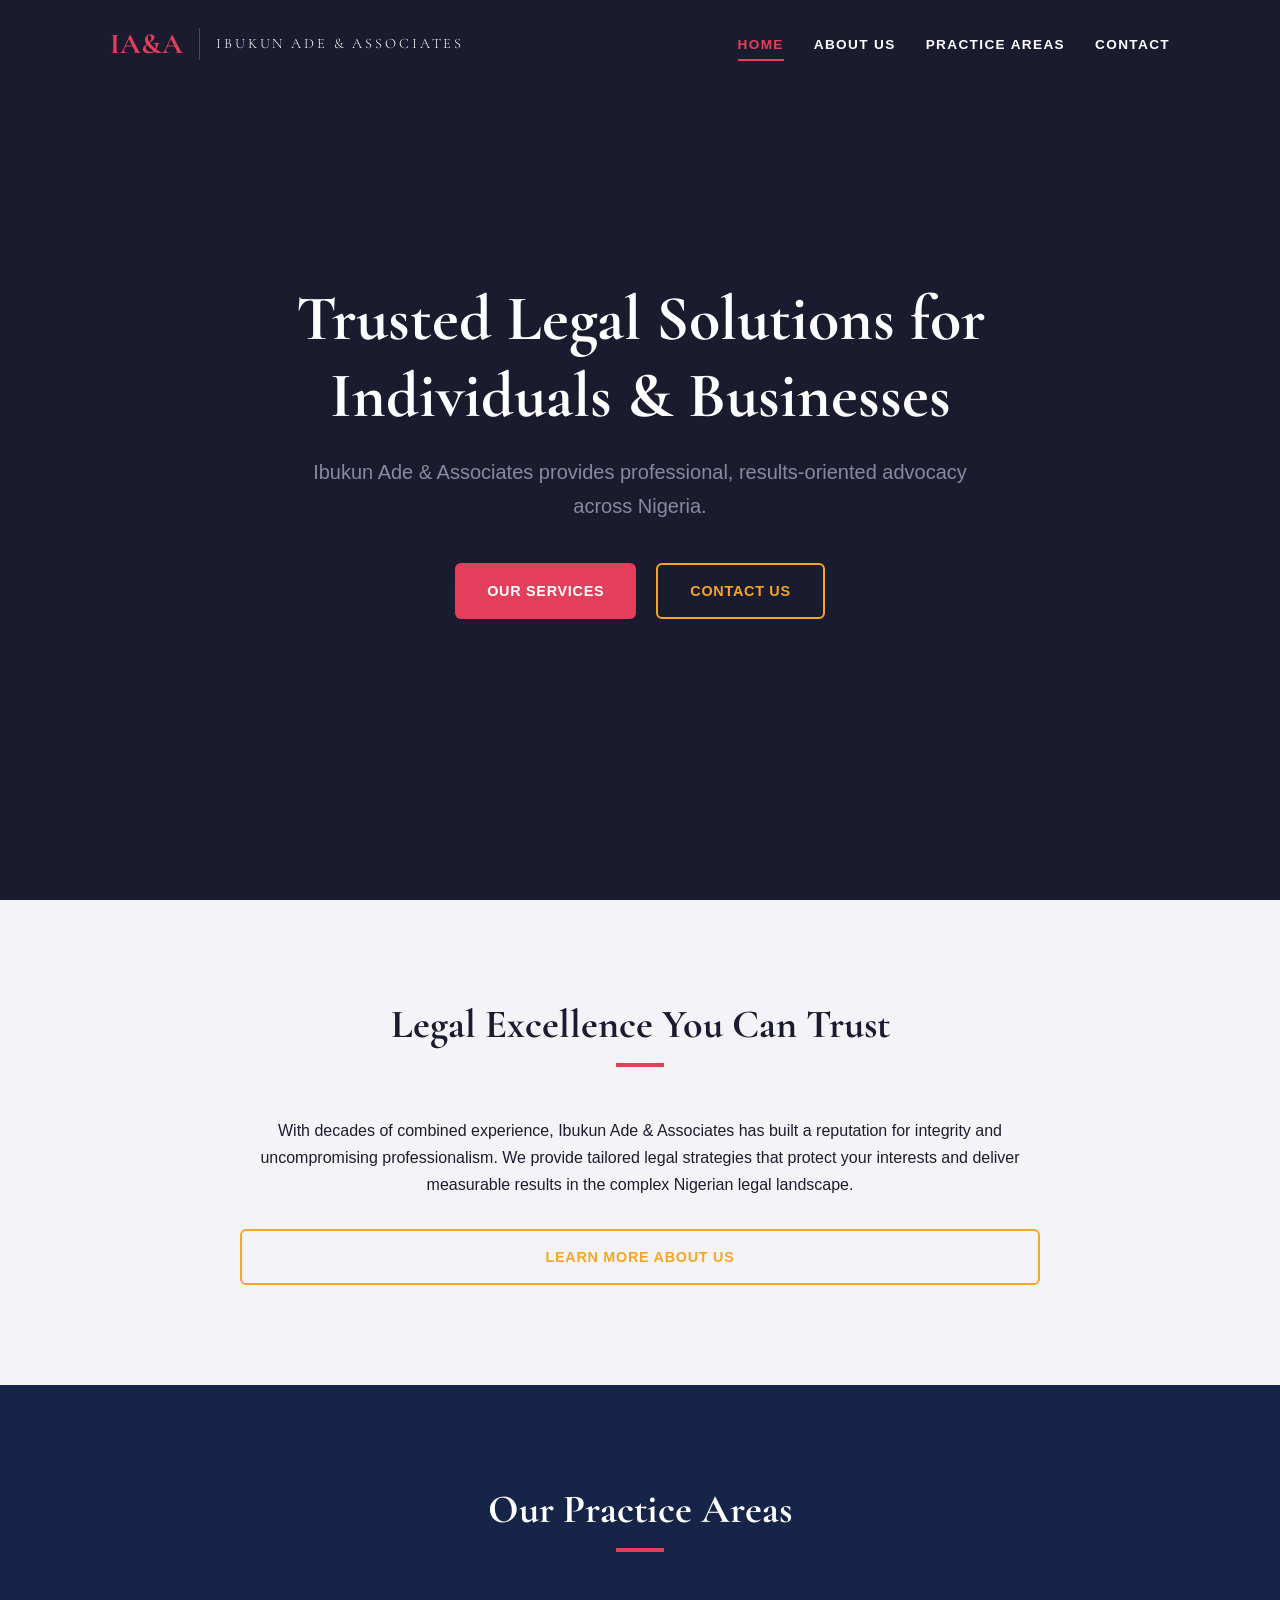
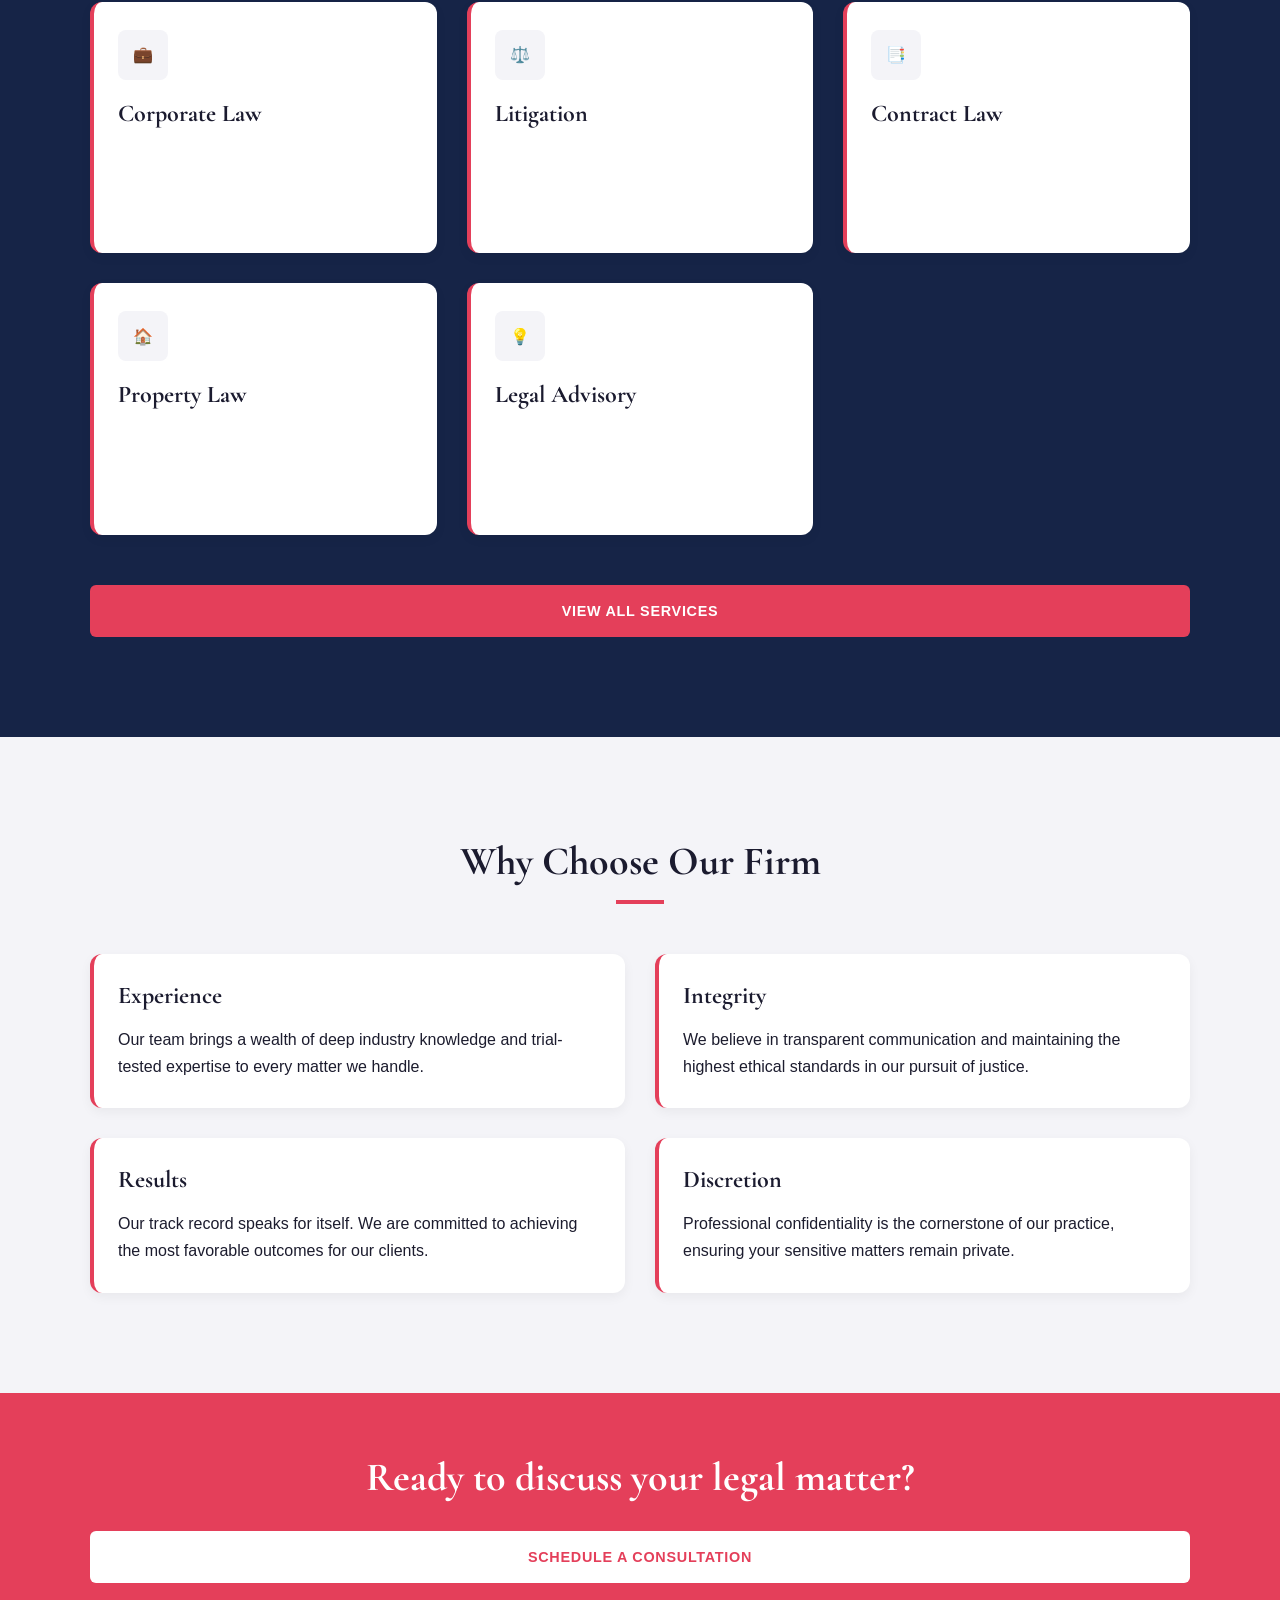
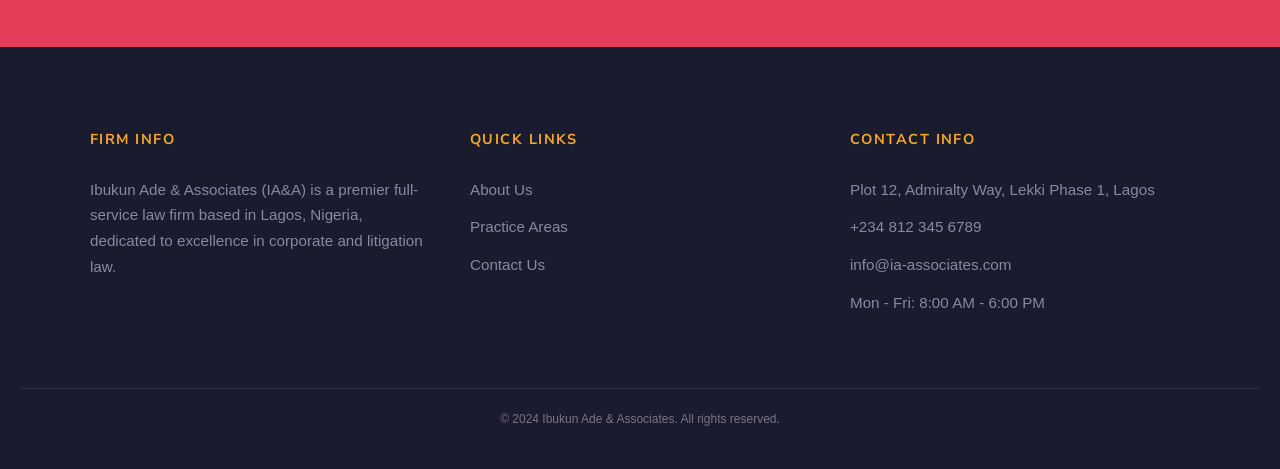
<file: index.html>
<!-- index.html -->
<!DOCTYPE html>
<html lang="en">
<head>
  <meta charset="UTF-8">
  <meta name="viewport" content="width=device-width, initial-scale=1.0">
  <title>Ibukun Ade & Associates | Corporate & Litigation Lawyers</title>
  <!-- Google Fonts -->
  <link rel="preconnect" href="https://fonts.googleapis.com">
  <link rel="preconnect" href="https://fonts.gstatic.com" crossorigin>
  <link href="https://fonts.googleapis.com/css2?family=Cormorant+Garamond:wght@600;700&family=Nunito+Sans:wght@300;400;600;700&display=swap" rel="stylesheet">
  <link rel="stylesheet" href="./style.css">
</head>
<body>

  <!-- === NAVBAR === -->
  <header class="navbar">
    <div class="nav-container">
      <a href="./index.html" class="logo">
        <span class="logo-mark">IA&A</span>
        <div class="logo-separator"></div>
        <span class="logo-text">Ibukun Ade & Associates</span>
      </a>
      
      <nav class="nav-links">
        <a href="./index.html" class="nav-link">Home</a>
        <a href="./about.html" class="nav-link">About Us</a>
        <a href="./practice-areas.html" class="nav-link">Practice Areas</a>
        <a href="./contact.html" class="nav-link">Contact</a>
      </nav>

      <button class="mobile-toggle" aria-label="Toggle navigation">
        <span></span>
        <span></span>
        <span></span>
      </button>
    </div>
  </header>

  <!-- === MOBILE DRAWER === -->
  <aside class="nav-drawer">
    <nav class="drawer-links">
      <a href="./index.html" class="drawer-link">Home</a>
      <a href="./about.html" class="drawer-link">About Us</a>
      <a href="./practice-areas.html" class="drawer-link">Practice Areas</a>
      <a href="./contact.html" class="drawer-link">Contact</a>
    </nav>
  </aside>

  <main>
    <!-- === HERO SECTION === -->
    <section class="hero">
      <div class="hero-content">
        <h1 class="hero-title">Trusted Legal Solutions for Individuals & Businesses</h1>
        <p class="hero-tagline">Ibukun Ade & Associates provides professional, results-oriented advocacy across Nigeria.</p>
        <div class="hero-btns">
          <a href="./practice-areas.html" class="btn btn--primary">Our Services</a>
          <a href="./contact.html" class="btn btn--secondary">Contact Us</a>
        </div>
      </div>
    </section>

    <!-- === ABOUT PREVIEW === -->
    <section class="section">
      <div class="container" style="text-align: center; max-width: 800px;">
        <h2 class="section-title">Legal Excellence You Can Trust</h2>
        <p>With decades of combined experience, Ibukun Ade & Associates has built a reputation for integrity and uncompromising professionalism. We provide tailored legal strategies that protect your interests and deliver measurable results in the complex Nigerian legal landscape.</p>
        <div style="margin-top: 30px;">
          <a href="./about.html" class="btn btn--secondary">Learn More About Us</a>
        </div>
      </div>
    </section>

    <!-- === PRACTICE AREAS PREVIEW === -->
    <section class="section alt-section">
      <div class="container">
        <h2 class="section-title">Our Practice Areas</h2>
        <div class="grid practice-grid">
          <div class="card">
            <div class="card-icon">💼</div>
            <h3 class="card-title">Corporate Law</h3>
            <p>Strategic advisory for startups and established enterprises on compliance and governance.</p>
          </div>
          <div class="card">
            <div class="card-icon">⚖️</div>
            <h3 class="card-title">Litigation</h3>
            <p>Aggressive and effective representation in civil and commercial disputes across all courts.</p>
          </div>
          <div class="card">
            <div class="card-icon">📑</div>
            <h3 class="card-title">Contract Law</h3>
            <p>Precision drafting and review of commercial agreements to mitigate future legal risks.</p>
          </div>
          <div class="card">
            <div class="card-icon">🏠</div>
            <h3 class="card-title">Property Law</h3>
            <p>Expert guidance on real estate acquisitions, leasing, and land title documentation.</p>
          </div>
          <div class="card">
            <div class="card-icon">💡</div>
            <h3 class="card-title">Legal Advisory</h3>
            <p>Proactive legal counseling to navigate regulatory hurdles and strategic challenges.</p>
          </div>
        </div>
        <div style="text-align: center; margin-top: 50px;">
          <a href="./practice-areas.html" class="btn btn--primary">View All Services</a>
        </div>
      </div>
    </section>

    <!-- === WHY CHOOSE US === -->
    <section class="section">
      <div class="container">
        <h2 class="section-title">Why Choose Our Firm</h2>
        <div class="grid why-grid">
          <div class="card">
            <h3 class="card-title">Experience</h3>
            <p>Our team brings a wealth of deep industry knowledge and trial-tested expertise to every matter we handle.</p>
          </div>
          <div class="card">
            <h3 class="card-title">Integrity</h3>
            <p>We believe in transparent communication and maintaining the highest ethical standards in our pursuit of justice.</p>
          </div>
          <div class="card">
            <h3 class="card-title">Results</h3>
            <p>Our track record speaks for itself. We are committed to achieving the most favorable outcomes for our clients.</p>
          </div>
          <div class="card">
            <h3 class="card-title">Discretion</h3>
            <p>Professional confidentiality is the cornerstone of our practice, ensuring your sensitive matters remain private.</p>
          </div>
        </div>
      </div>
    </section>

    <!-- === CTA BANNER === -->
    <section class="cta-banner">
      <div class="container">
        <h2>Ready to discuss your legal matter?</h2>
        <a href="./contact.html" class="btn btn--primary" style="background-color: var(--color-text-light); color: var(--color-accent);">Schedule a Consultation</a>
      </div>
    </section>
  </main>

  <!-- === FOOTER === -->
  <footer class="footer">
    <div class="container footer-grid">
      <div class="footer-col">
        <h4>Firm Info</h4>
        <p>Ibukun Ade & Associates (IA&A) is a premier full-service law firm based in Lagos, Nigeria, dedicated to excellence in corporate and litigation law.</p>
      </div>
      <div class="footer-col">
        <h4>Quick Links</h4>
        <a href="./about.html">About Us</a>
        <a href="./practice-areas.html">Practice Areas</a>
        <a href="./contact.html">Contact Us</a>
      </div>
      <div class="footer-col">
        <h4>Contact Info</h4>
        <p>Plot 12, Admiralty Way, Lekki Phase 1, Lagos</p>
        <p>+234 812 345 6789</p>
        <p>info@ia-associates.com</p>
        <p>Mon - Fri: 8:00 AM - 6:00 PM</p>
      </div>
    </div>
    <div class="footer-bottom">
      <p>&copy; 2024 Ibukun Ade & Associates. All rights reserved.</p>
    </div>
  </footer>

  <!-- Scroll to top -->
  <div class="scroll-top"><span></span></div>

  <script src="./script.js"></script>
</body>
</html>
</file>
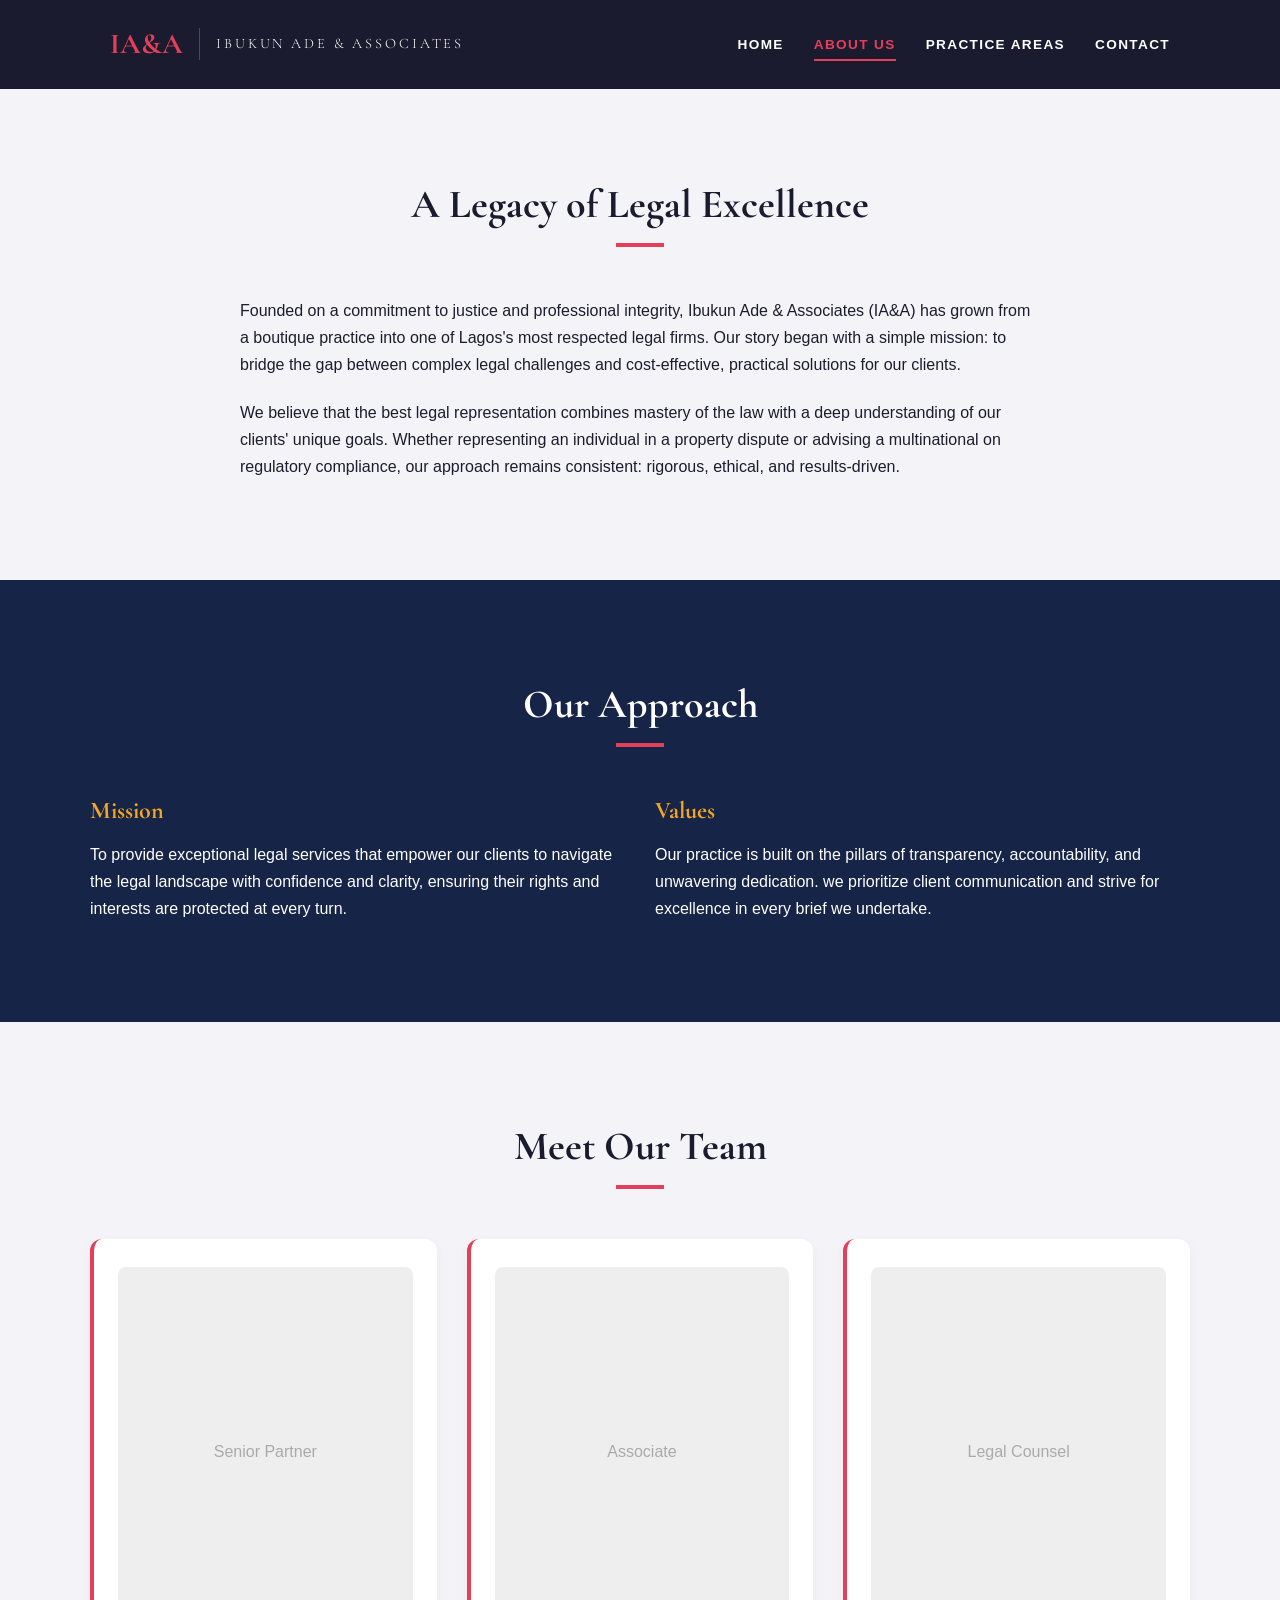
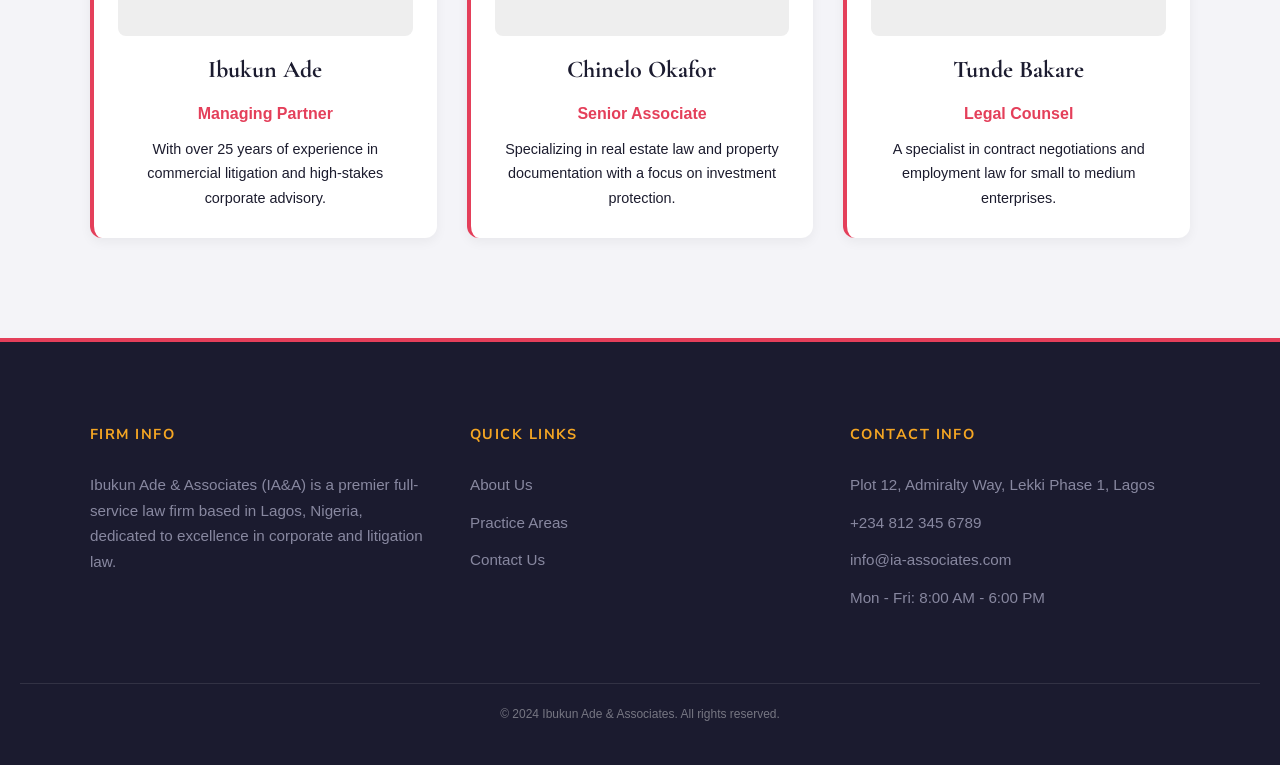
<file: about.html>
<!-- about.html -->
<!DOCTYPE html>
<html lang="en">
<head>
  <meta charset="UTF-8">
  <meta name="viewport" content="width=device-width, initial-scale=1.0">
  <title>About Us | Ibukun Ade & Associates</title>
  <!-- Google Fonts -->
  <link rel="preconnect" href="https://fonts.googleapis.com">
  <link rel="preconnect" href="https://fonts.gstatic.com" crossorigin>
  <link href="https://fonts.googleapis.com/css2?family=Cormorant+Garamond:wght@600;700&family=Nunito+Sans:wght@300;400;600;700&display=swap" rel="stylesheet">
  <link rel="stylesheet" href="./style.css">
</head>
<body>

  <!-- === NAVBAR === -->
  <header class="navbar navbar--scrolled">
    <div class="nav-container">
      <a href="./index.html" class="logo">
        <span class="logo-mark">IA&A</span>
        <div class="logo-separator"></div>
        <span class="logo-text">Ibukun Ade & Associates</span>
      </a>
      
      <nav class="nav-links">
        <a href="./index.html" class="nav-link">Home</a>
        <a href="./about.html" class="nav-link">About Us</a>
        <a href="./practice-areas.html" class="nav-link">Practice Areas</a>
        <a href="./contact.html" class="nav-link">Contact</a>
      </nav>

      <button class="mobile-toggle" aria-label="Toggle navigation">
        <span></span>
        <span></span>
        <span></span>
      </button>
    </div>
  </header>

  <!-- === MOBILE DRAWER === -->
  <aside class="nav-drawer">
    <nav class="drawer-links">
      <a href="./index.html" class="drawer-link">Home</a>
      <a href="./about.html" class="drawer-link">About Us</a>
      <a href="./practice-areas.html" class="drawer-link">Practice Areas</a>
      <a href="./contact.html" class="drawer-link">Contact</a>
    </nav>
  </aside>

  <main style="padding-top: 80px;">
    <!-- === ABOUT HEADER === -->
    <section class="section">
      <div class="container" style="max-width: 800px;">
        <h2 class="section-title">A Legacy of Legal Excellence</h2>
        <p>Founded on a commitment to justice and professional integrity, Ibukun Ade & Associates (IA&A) has grown from a boutique practice into one of Lagos's most respected legal firms. Our story began with a simple mission: to bridge the gap between complex legal challenges and cost-effective, practical solutions for our clients.</p>
        <p style="margin-top: 20px;">We believe that the best legal representation combines mastery of the law with a deep understanding of our clients' unique goals. Whether representing an individual in a property dispute or advising a multinational on regulatory compliance, our approach remains consistent: rigorous, ethical, and results-driven.</p>
      </div>
    </section>

    <!-- === MISSION & VALUES === -->
    <section class="section alt-section">
      <div class="container">
        <h2 class="section-title">Our Approach</h2>
        <div class="grid why-grid">
          <div>
            <h3 style="color: var(--color-accent-soft); margin-bottom: 15px;">Mission</h3>
            <p>To provide exceptional legal services that empower our clients to navigate the legal landscape with confidence and clarity, ensuring their rights and interests are protected at every turn.</p>
          </div>
          <div>
            <h3 style="color: var(--color-accent-soft); margin-bottom: 15px;">Values</h3>
            <p>Our practice is built on the pillars of transparency, accountability, and unwavering dedication. we prioritize client communication and strive for excellence in every brief we undertake.</p>
          </div>
        </div>
      </div>
    </section>

    <!-- === TEAM SECTION === -->
    <section class="section">
      <div class="container">
        <h2 class="section-title">Meet Our Team</h2>
        <div class="grid team-grid">
          <div class="card" style="text-align: center;">
            <div class="team-img">Senior Partner</div>
            <h3 class="card-title">Ibukun Ade</h3>
            <p style="color: var(--color-accent); font-weight: 600;">Managing Partner</p>
            <p style="margin-top: 10px; font-size: 0.9rem;">With over 25 years of experience in commercial litigation and high-stakes corporate advisory.</p>
          </div>
          <div class="card" style="text-align: center;">
            <div class="team-img">Associate</div>
            <h3 class="card-title">Chinelo Okafor</h3>
            <p style="color: var(--color-accent); font-weight: 600;">Senior Associate</p>
            <p style="margin-top: 10px; font-size: 0.9rem;">Specializing in real estate law and property documentation with a focus on investment protection.</p>
          </div>
          <div class="card" style="text-align: center;">
            <div class="team-img">Legal Counsel</div>
            <h3 class="card-title">Tunde Bakare</h3>
            <p style="color: var(--color-accent); font-weight: 600;">Legal Counsel</p>
            <p style="margin-top: 10px; font-size: 0.9rem;">A specialist in contract negotiations and employment law for small to medium enterprises.</p>
          </div>
        </div>
      </div>
    </section>
  </main>

  <!-- === FOOTER === -->
  <footer class="footer">
    <div class="container footer-grid">
      <div class="footer-col">
        <h4>Firm Info</h4>
        <p>Ibukun Ade & Associates (IA&A) is a premier full-service law firm based in Lagos, Nigeria, dedicated to excellence in corporate and litigation law.</p>
      </div>
      <div class="footer-col">
        <h4>Quick Links</h4>
        <a href="./about.html">About Us</a>
        <a href="./practice-areas.html">Practice Areas</a>
        <a href="./contact.html">Contact Us</a>
      </div>
      <div class="footer-col">
        <h4>Contact Info</h4>
        <p>Plot 12, Admiralty Way, Lekki Phase 1, Lagos</p>
        <p>+234 812 345 6789</p>
        <p>info@ia-associates.com</p>
        <p>Mon - Fri: 8:00 AM - 6:00 PM</p>
      </div>
    </div>
    <div class="footer-bottom">
      <p>&copy; 2024 Ibukun Ade & Associates. All rights reserved.</p>
    </div>
  </footer>

  <!-- Scroll to top -->
  <div class="scroll-top"><span></span></div>

  <script src="./script.js"></script>
</body>
</html>
</file>
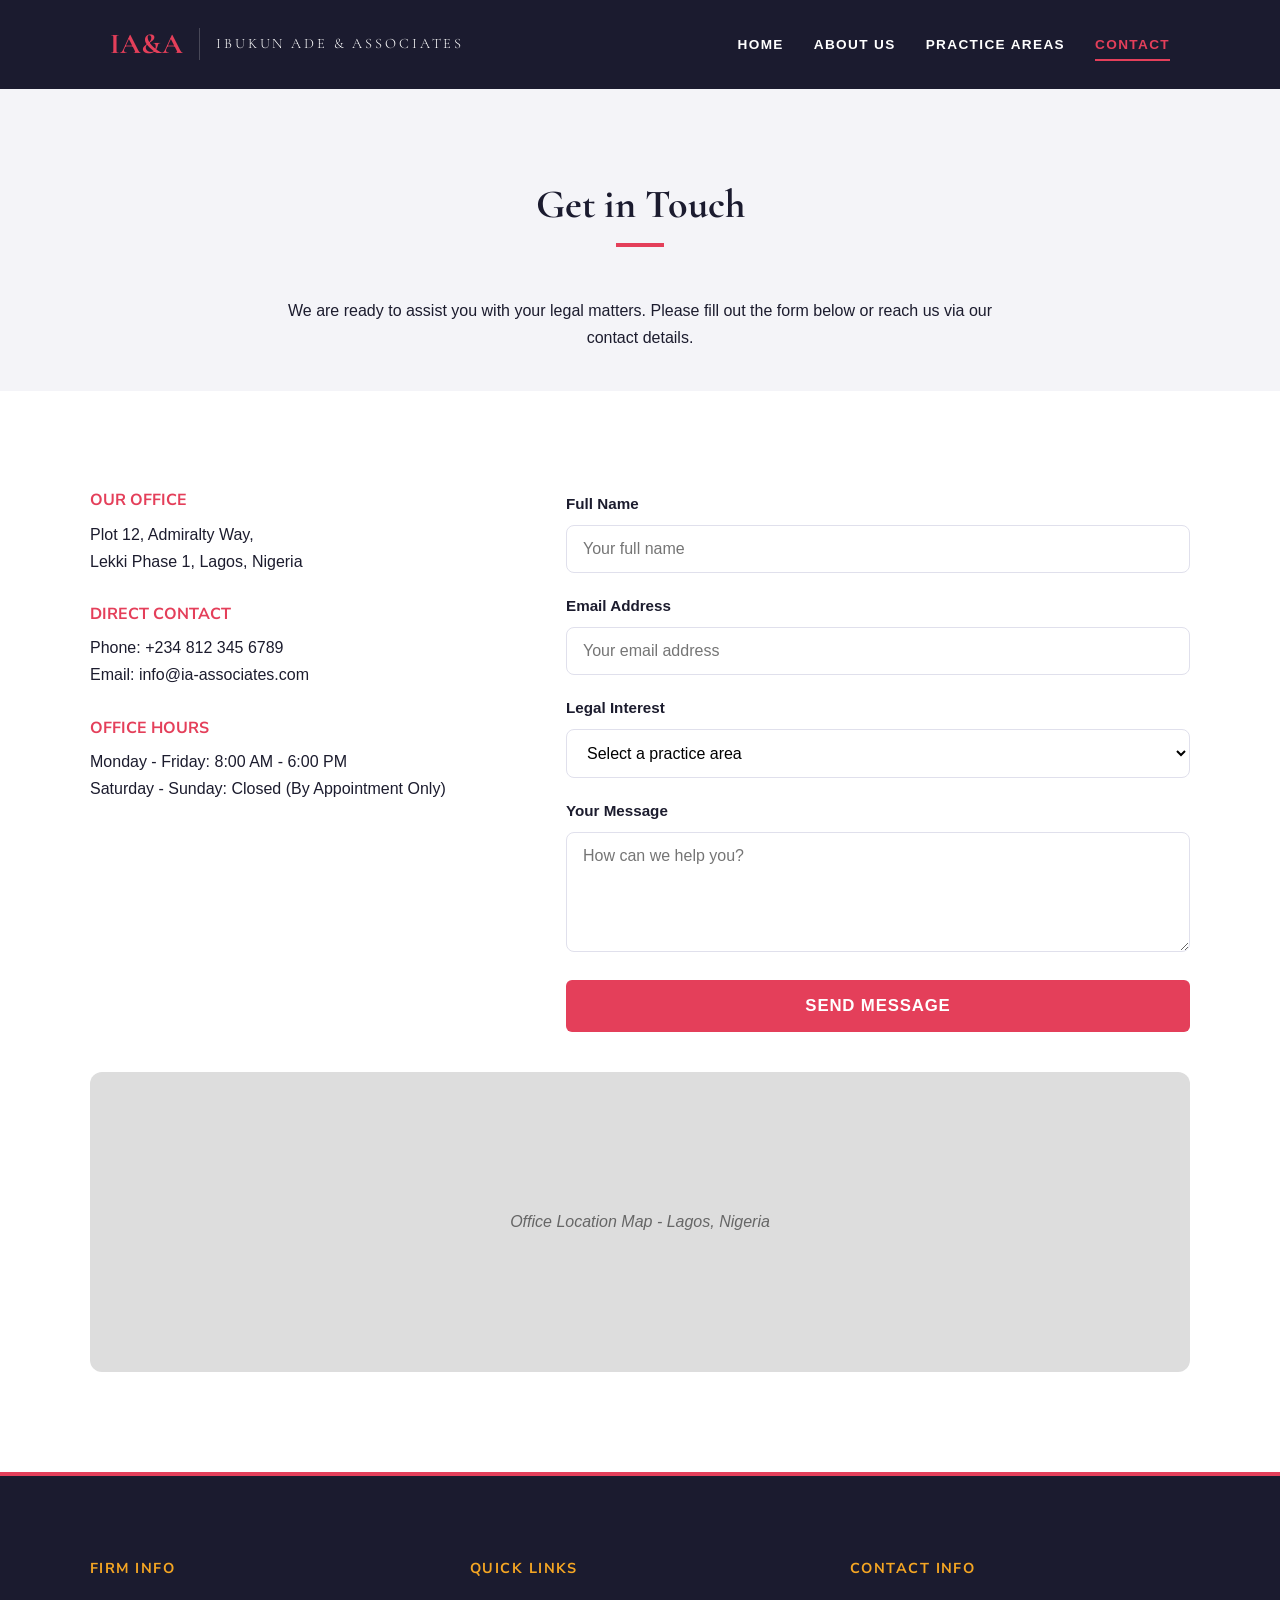
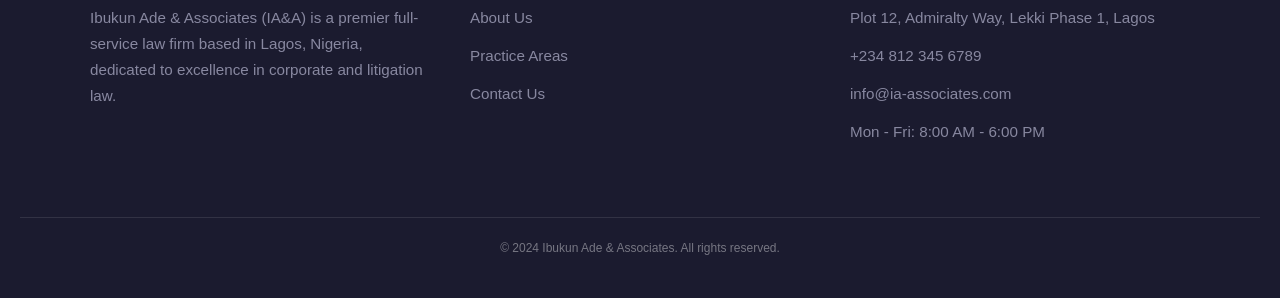
<file: contact.html>
<!-- contact.html -->
<!DOCTYPE html>
<html lang="en">
<head>
  <meta charset="UTF-8">
  <meta name="viewport" content="width=device-width, initial-scale=1.0">
  <title>Contact Us | Ibukun Ade & Associates</title>
  <!-- Google Fonts -->
  <link rel="preconnect" href="https://fonts.googleapis.com">
  <link rel="preconnect" href="https://fonts.gstatic.com" crossorigin>
  <link href="https://fonts.googleapis.com/css2?family=Cormorant+Garamond:wght@600;700&family=Nunito+Sans:wght@300;400;600;700&display=swap" rel="stylesheet">
  <link rel="stylesheet" href="./style.css">
</head>
<body>

  <!-- === NAVBAR === -->
  <header class="navbar navbar--scrolled">
    <div class="nav-container">
      <a href="./index.html" class="logo">
        <span class="logo-mark">IA&A</span>
        <div class="logo-separator"></div>
        <span class="logo-text">Ibukun Ade & Associates</span>
      </a>
      
      <nav class="nav-links">
        <a href="./index.html" class="nav-link">Home</a>
        <a href="./about.html" class="nav-link">About Us</a>
        <a href="./practice-areas.html" class="nav-link">Practice Areas</a>
        <a href="./contact.html" class="nav-link">Contact</a>
      </nav>

      <button class="mobile-toggle" aria-label="Toggle navigation">
        <span></span>
        <span></span>
        <span></span>
      </button>
    </div>
  </header>

  <!-- === MOBILE DRAWER === -->
  <aside class="nav-drawer">
    <nav class="drawer-links">
      <a href="./index.html" class="drawer-link">Home</a>
      <a href="./about.html" class="drawer-link">About Us</a>
      <a href="./practice-areas.html" class="drawer-link">Practice Areas</a>
      <a href="./contact.html" class="drawer-link">Contact</a>
    </nav>
  </aside>

  <main style="padding-top: 80px;">
    <!-- === CONTACT HEADER === -->
    <section class="section" style="padding-bottom: 40px;">
      <div class="container">
        <h2 class="section-title">Get in Touch</h2>
        <p style="text-align: center; max-width: 750px; margin: 0 auto;">We are ready to assist you with your legal matters. Please fill out the form below or reach us via our contact details.</p>
      </div>
    </section>

    <!-- === CONTACT CONTENT === -->
    <section class="section" style="background-color: #fff;">
      <div class="container contact-wrapper">
        
        <!-- Contact Info -->
        <div class="contact-info">
          <div class="contact-info-block">
            <h3>Our Office</h3>
            <p>Plot 12, Admiralty Way,<br>Lekki Phase 1, Lagos, Nigeria</p>
          </div>
          <div class="contact-info-block">
            <h3>Direct Contact</h3>
            <p>Phone: +234 812 345 6789</p>
            <p>Email: info@ia-associates.com</p>
          </div>
          <div class="contact-info-block">
            <h3>Office Hours</h3>
            <p>Monday - Friday: 8:00 AM - 6:00 PM</p>
            <p>Saturday - Sunday: Closed (By Appointment Only)</p>
          </div>
        </div>

        <!-- Contact Form -->
        <div class="contact-form">
          <form id="contactForm">
            <div class="form-group">
              <label for="name">Full Name</label>
              <input type="text" id="name" name="name" class="form-control" placeholder="Your full name">
              <span class="error-msg">This field is required.</span>
            </div>
            <div class="form-group">
              <label for="email">Email Address</label>
              <input type="email" id="email" name="email" class="form-control" placeholder="Your email address">
              <span class="error-msg">This field is required.</span>
            </div>
            <div class="form-group">
              <label for="subject">Legal Interest</label>
              <select id="subject" name="subject" class="form-control">
                <option value="">Select a practice area</option>
                <option value="Corporate Law">Corporate Law</option>
                <option value="Litigation">Litigation</option>
                <option value="Contract Law">Contract Law</option>
                <option value="Property Law">Property Law</option>
                <option value="Legal Advisory">Legal Advisory</option>
                <option value="Other">Other</option>
              </select>
              <span class="error-msg">Please select an interest area.</span>
            </div>
            <div class="form-group">
              <label for="message">Your Message</label>
              <textarea id="message" name="message" class="form-control" rows="5" placeholder="How can we help you?"></textarea>
              <span class="error-msg">This field is required.</span>
            </div>
            <button type="submit" class="btn btn--primary" style="width: 100%;">Send Message</button>
          </form>
        </div>
      </div>

      <!-- Map Placeholder -->
      <div class="container">
        <div class="map-placeholder">
          Office Location Map - Lagos, Nigeria
        </div>
      </div>
    </section>
  </main>

  <!-- === FOOTER === -->
  <footer class="footer">
    <div class="container footer-grid">
      <div class="footer-col">
        <h4>Firm Info</h4>
        <p>Ibukun Ade & Associates (IA&A) is a premier full-service law firm based in Lagos, Nigeria, dedicated to excellence in corporate and litigation law.</p>
      </div>
      <div class="footer-col">
        <h4>Quick Links</h4>
        <a href="./about.html">About Us</a>
        <a href="./practice-areas.html">Practice Areas</a>
        <a href="./contact.html">Contact Us</a>
      </div>
      <div class="footer-col">
        <h4>Contact Info</h4>
        <p>Plot 12, Admiralty Way, Lekki Phase 1, Lagos</p>
        <p>+234 812 345 6789</p>
        <p>info@ia-associates.com</p>
        <p>Mon - Fri: 8:00 AM - 6:00 PM</p>
      </div>
    </div>
    <div class="footer-bottom">
      <p>&copy; 2024 Ibukun Ade & Associates. All rights reserved.</p>
    </div>
  </footer>

  <!-- Scroll to top -->
  <div class="scroll-top"><span></span></div>

  <script src="./script.js"></script>
</body>
</html>
</file>
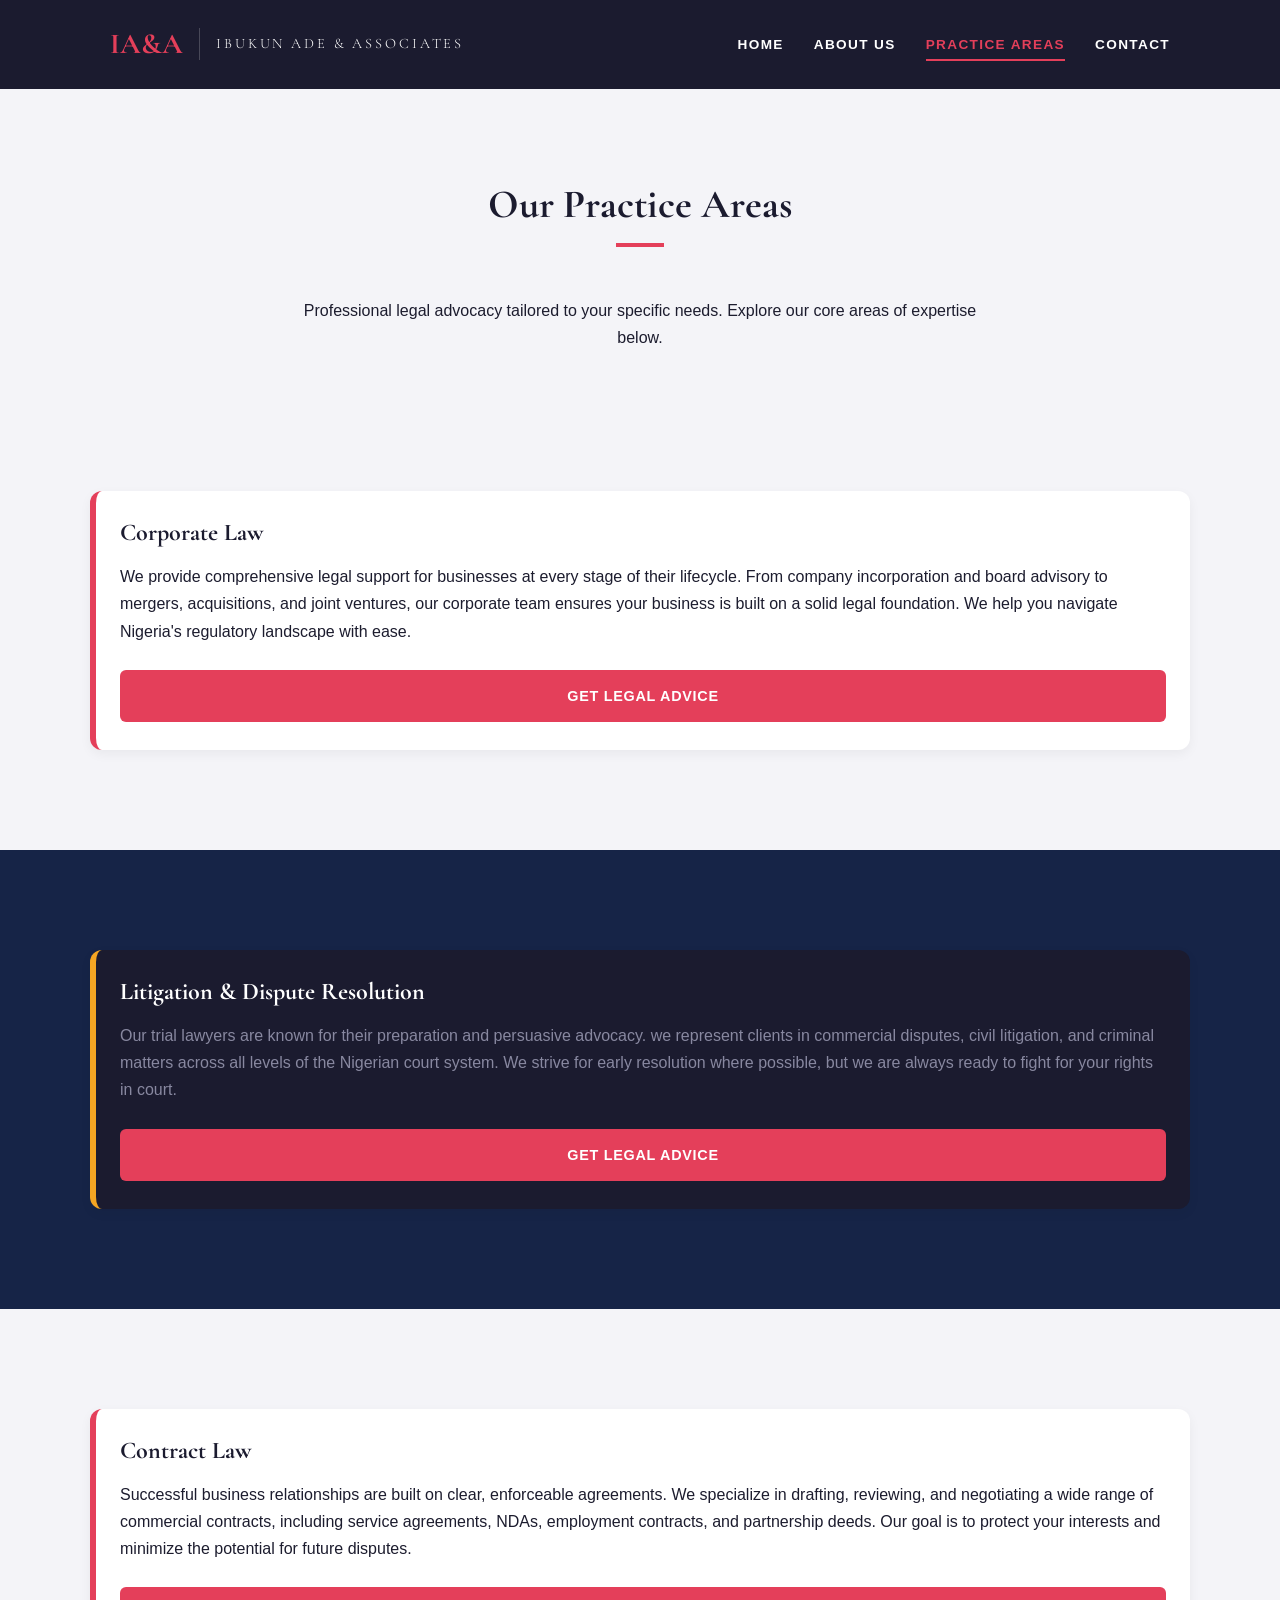
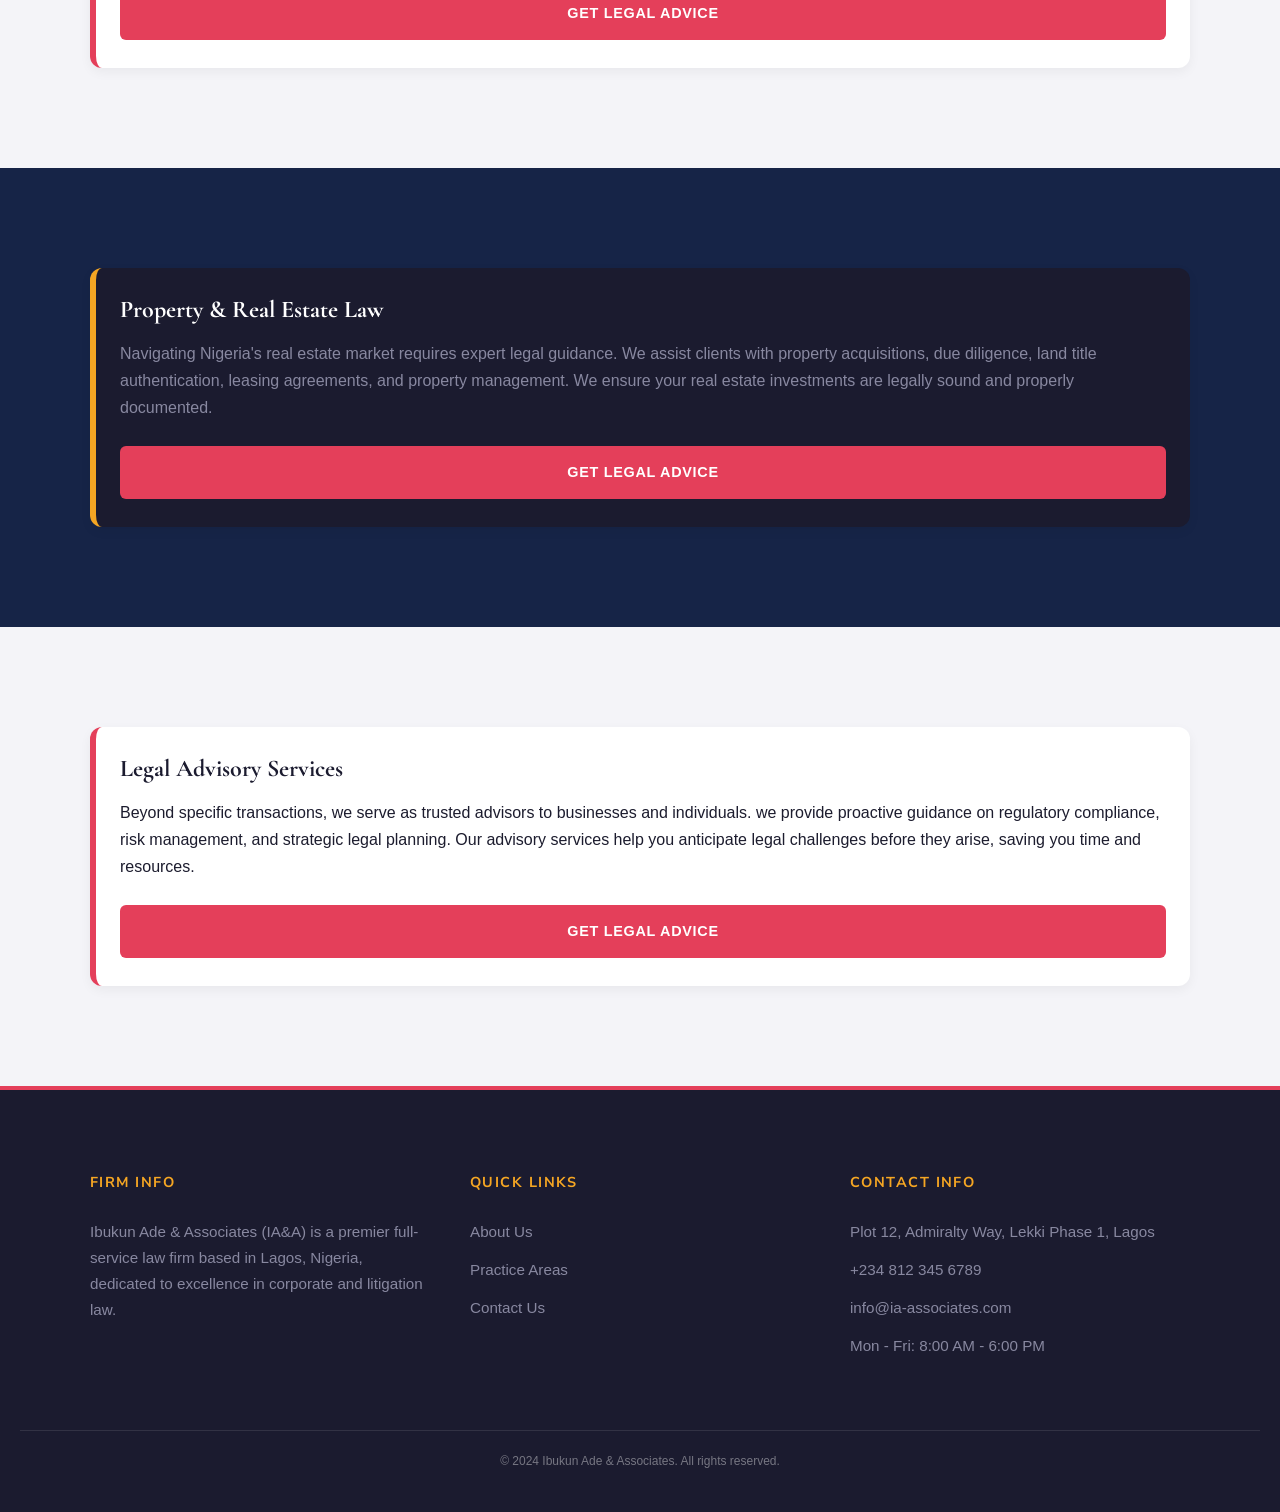
<file: practice-areas.html>
<!-- practice-areas.html -->
<!DOCTYPE html>
<html lang="en">
<head>
  <meta charset="UTF-8">
  <meta name="viewport" content="width=device-width, initial-scale=1.0">
  <title>Practice Areas | Ibukun Ade & Associates</title>
  <!-- Google Fonts -->
  <link rel="preconnect" href="https://fonts.googleapis.com">
  <link rel="preconnect" href="https://fonts.gstatic.com" crossorigin>
  <link href="https://fonts.googleapis.com/css2?family=Cormorant+Garamond:wght@600;700&family=Nunito+Sans:wght@300;400;600;700&display=swap" rel="stylesheet">
  <link rel="stylesheet" href="./style.css">
</head>
<body>

  <!-- === NAVBAR === -->
  <header class="navbar navbar--scrolled">
    <div class="nav-container">
      <a href="./index.html" class="logo">
        <span class="logo-mark">IA&A</span>
        <div class="logo-separator"></div>
        <span class="logo-text">Ibukun Ade & Associates</span>
      </a>
      
      <nav class="nav-links">
        <a href="./index.html" class="nav-link">Home</a>
        <a href="./about.html" class="nav-link">About Us</a>
        <a href="./practice-areas.html" class="nav-link">Practice Areas</a>
        <a href="./contact.html" class="nav-link">Contact</a>
      </nav>

      <button class="mobile-toggle" aria-label="Toggle navigation">
        <span></span>
        <span></span>
        <span></span>
      </button>
    </div>
  </header>

  <!-- === MOBILE DRAWER === -->
  <aside class="nav-drawer">
    <nav class="drawer-links">
      <a href="./index.html" class="drawer-link">Home</a>
      <a href="./about.html" class="drawer-link">About Us</a>
      <a href="./practice-areas.html" class="drawer-link">Practice Areas</a>
      <a href="./contact.html" class="drawer-link">Contact</a>
    </nav>
  </aside>

  <main style="padding-top: 80px;">
    <!-- === PAGE HEADER === -->
    <section class="section" style="padding-bottom: 0;">
      <div class="container">
        <h2 class="section-title">Our Practice Areas</h2>
        <p style="text-align: center; max-width: 700px; margin: 0 auto 40px;">Professional legal advocacy tailored to your specific needs. Explore our core areas of expertise below.</p>
      </div>
    </section>

    <!-- === PRACTICE DETAIL SECTIONS === -->
    
    <!-- Corporate Law -->
    <section class="section">
      <div class="container">
        <div class="card" style="border-left: 6px solid var(--color-accent);">
          <h3 class="card-title">Corporate Law</h3>
          <p>We provide comprehensive legal support for businesses at every stage of their lifecycle. From company incorporation and board advisory to mergers, acquisitions, and joint ventures, our corporate team ensures your business is built on a solid legal foundation. We help you navigate Nigeria's regulatory landscape with ease.</p>
          <div style="margin-top: 25px;">
            <a href="./contact.html" class="btn btn--primary">Get Legal Advice</a>
          </div>
        </div>
      </div>
    </section>

    <!-- Litigation -->
    <section class="section alt-section">
      <div class="container">
        <div class="card" style="border-left: 6px solid var(--color-accent-soft); background-color: var(--color-primary); color: var(--color-text-light);">
          <h3 class="card-title" style="color: var(--color-text-light);">Litigation & Dispute Resolution</h3>
          <p style="color: var(--color-muted);">Our trial lawyers are known for their preparation and persuasive advocacy. we represent clients in commercial disputes, civil litigation, and criminal matters across all levels of the Nigerian court system. We strive for early resolution where possible, but we are always ready to fight for your rights in court.</p>
          <div style="margin-top: 25px;">
            <a href="./contact.html" class="btn btn--primary">Get Legal Advice</a>
          </div>
        </div>
      </div>
    </section>

    <!-- Contract Law -->
    <section class="section">
      <div class="container">
        <div class="card" style="border-left: 6px solid var(--color-accent);">
          <h3 class="card-title">Contract Law</h3>
          <p>Successful business relationships are built on clear, enforceable agreements. We specialize in drafting, reviewing, and negotiating a wide range of commercial contracts, including service agreements, NDAs, employment contracts, and partnership deeds. Our goal is to protect your interests and minimize the potential for future disputes.</p>
          <div style="margin-top: 25px;">
            <a href="./contact.html" class="btn btn--primary">Get Legal Advice</a>
          </div>
        </div>
      </div>
    </section>

    <!-- Property Law -->
    <section class="section alt-section">
      <div class="container">
        <div class="card" style="border-left: 6px solid var(--color-accent-soft); background-color: var(--color-primary); color: var(--color-text-light);">
          <h3 class="card-title" style="color: var(--color-text-light);">Property & Real Estate Law</h3>
          <p style="color: var(--color-muted);">Navigating Nigeria's real estate market requires expert legal guidance. We assist clients with property acquisitions, due diligence, land title authentication, leasing agreements, and property management. We ensure your real estate investments are legally sound and properly documented.</p>
          <div style="margin-top: 25px;">
            <a href="./contact.html" class="btn btn--primary">Get Legal Advice</a>
          </div>
        </div>
      </div>
    </section>

    <!-- Legal Advisory -->
    <section class="section">
      <div class="container">
        <div class="card" style="border-left: 6px solid var(--color-accent);">
          <h3 class="card-title">Legal Advisory Services</h3>
          <p>Beyond specific transactions, we serve as trusted advisors to businesses and individuals. we provide proactive guidance on regulatory compliance, risk management, and strategic legal planning. Our advisory services help you anticipate legal challenges before they arise, saving you time and resources.</p>
          <div style="margin-top: 25px;">
            <a href="./contact.html" class="btn btn--primary">Get Legal Advice</a>
          </div>
        </div>
      </div>
    </section>
  </main>

  <!-- === FOOTER === -->
  <footer class="footer">
    <div class="container footer-grid">
      <div class="footer-col">
        <h4>Firm Info</h4>
        <p>Ibukun Ade & Associates (IA&A) is a premier full-service law firm based in Lagos, Nigeria, dedicated to excellence in corporate and litigation law.</p>
      </div>
      <div class="footer-col">
        <h4>Quick Links</h4>
        <a href="./about.html">About Us</a>
        <a href="./practice-areas.html">Practice Areas</a>
        <a href="./contact.html">Contact Us</a>
      </div>
      <div class="footer-col">
        <h4>Contact Info</h4>
        <p>Plot 12, Admiralty Way, Lekki Phase 1, Lagos</p>
        <p>+234 812 345 6789</p>
        <p>info@ia-associates.com</p>
        <p>Mon - Fri: 8:00 AM - 6:00 PM</p>
      </div>
    </div>
    <div class="footer-bottom">
      <p>&copy; 2024 Ibukun Ade & Associates. All rights reserved.</p>
    </div>
  </footer>

  <!-- Scroll to top -->
  <div class="scroll-top"><span></span></div>

  <script src="./script.js"></script>
</body>
</html>
</file>
<file: style.css>
/* style.css */
:root {
  /* Colors */
  --color-primary: #1b1b2f;
  --color-secondary: #162447;
  --color-accent: #e43f5a;
  --color-accent-soft: #f5a623;
  --color-surface: #f4f4f8;
  --color-text: #1c1c2e;
  --color-text-light: #ffffff;
  --color-muted: #8888a0;
  --color-border: #e0e0ec;

  /* Fonts - Updated for Professional Polish theme */
  --font-serif: 'Georgia', 'Cormorant Garamond', serif;
  --font-sans: 'Helvetica Neue', 'Helvetica', 'Arial', 'Nunito Sans', sans-serif;

  /* Spacing */
  --section-padding-mobile: 60px 20px;
  --section-padding-desktop: 100px 60px;
  --max-width: 1100px;
}

/* Base Styles */
* {
  margin: 0;
  padding: 0;
  box-sizing: border-box;
}

html {
  scroll-behavior: smooth;
}

body {
  font-family: var(--font-sans);
  color: var(--color-text);
  background-color: var(--color-surface);
  line-height: 1.7;
  overflow-x: hidden;
  font-size: 1rem;
}

h1, h2, h3 {
  font-family: var(--font-serif);
  font-weight: 700;
  color: var(--color-primary);
  line-height: 1.2;
}

h1 { font-size: clamp(2rem, 7vw, 4rem); }
h2 { font-size: clamp(1.5rem, 5vw, 2.5rem); }
h3 { font-size: clamp(1.1rem, 4vw, 1.5rem); }

a {
  text-decoration: none;
  color: inherit;
  transition: all 0.3s ease;
}

ul { list-style: none; }

img { max-width: 100%; display: block; }

.container {
  max-width: var(--max-width);
  margin: 0 auto;
  width: 100%;
}

.section {
  padding: var(--section-padding-mobile);
}

@media (min-width: 769px) {
  .section {
    padding: var(--section-padding-desktop);
  }
}

.section-title {
  text-align: center;
  margin-bottom: 50px;
  position: relative;
}

.section-title::after {
  content: '';
  display: block;
  width: 48px;
  height: 4px;
  background-color: var(--color-accent);
  margin: 15px auto 0;
}

/* === NAVIGATION === */
.navbar {
  position: fixed;
  top: 0;
  left: 0;
  width: 100%;
  z-index: 1000;
  padding: 20px 0;
  transition: background-color 0.4s ease, padding 0.4s ease;
  background-color: var(--color-primary);
}

.nav-container {
  display: flex;
  justify-content: space-between;
  align-items: center;
  padding: 0 20px;
  max-width: var(--max-width);
  margin: 0 auto;
}

.logo {
  display: flex;
  align-items: center;
  font-family: var(--font-serif);
  font-weight: 700;
  color: var(--color-text-light);
}

.logo-mark {
  color: var(--color-accent);
  font-size: 1.8rem;
  font-weight: 800;
}

.logo-separator {
  height: 32px;
  width: 1px;
  background-color: rgba(255, 255, 255, 0.2);
  margin: 0 16px;
}

.logo-text {
  font-size: 0.9rem;
  letter-spacing: 0.2em;
  font-weight: 300;
  text-transform: uppercase;
}

.nav-links {
  display: flex;
  gap: 30px;
}

@media (max-width: 768px) {
  .logo-text { display: none; }
  .logo-separator { display: none; }
  .nav-links { display: none; }
}

.nav-link {
  color: var(--color-text-light);
  font-weight: 600;
  text-transform: uppercase;
  font-size: 0.85rem;
  letter-spacing: 0.1em;
  position: relative;
}

.nav-link:hover, .nav-link--active {
  color: var(--color-accent);
}

.nav-link--active::after {
  content: '';
  position: absolute;
  bottom: -5px;
  left: 0;
  width: 100%;
  height: 2px;
  background-color: var(--color-accent);
}

.mobile-toggle {
  display: none;
  background: none;
  border: none;
  cursor: pointer;
  width: 44px;
  height: 44px;
  position: relative;
  z-index: 1001;
}

@media (max-width: 768px) {
  .mobile-toggle { display: flex; flex-direction: column; justify-content: center; align-items: center; gap: 6px; }
}

.mobile-toggle span {
  display: block;
  width: 28px;
  height: 2px;
  background-color: var(--color-text-light);
  transition: 0.3s;
}

.mobile-toggle.active span:nth-child(1) { transform: rotate(45deg) translate(6px, 6px); }
.mobile-toggle.active span:nth-child(2) { opacity: 0; }
.mobile-toggle.active span:nth-child(3) { transform: rotate(-45deg) translate(5px, -5px); }

.nav-drawer {
  position: fixed;
  top: 0;
  right: -100%;
  width: 80%;
  max-width: 320px;
  height: 100vh;
  background-color: var(--color-primary);
  z-index: 1000;
  transition: 0.4s ease-in-out;
  padding-top: 80px;
  box-shadow: -10px 0 30px rgba(0,0,0,0.3);
}

.nav-drawer.active {
  right: 0;
}

.drawer-links {
  display: flex;
  flex-direction: column;
}

.drawer-link {
  color: var(--color-text-light);
  font-size: 1.2rem;
  padding: 16px 24px;
  border-bottom: 1px solid rgba(255,255,255,0.1);
}

.drawer-link:last-child { border-bottom: none; }

.drawer-link--active {
  color: var(--color-accent);
  background-color: rgba(255,255,255,0.05);
}

/* === HERO === */
.hero {
  height: 100svh;
  display: flex;
  align-items: center;
  justify-content: center;
  text-align: center;
  position: relative;
  overflow: hidden;
  background: linear-gradient(rgba(27,27,47,0.88), rgba(27,27,47,0.88)), 
              repeating-linear-gradient(45deg, #1b1b2f, #1b1b2f 10px, #1c1c35 10px, #1c1c35 20px);
}

.hero-content {
  position: relative;
  z-index: 2;
  padding: 0 20px;
  max-width: 900px;
}

.hero-title {
  color: var(--color-text-light);
  margin-bottom: 20px;
  font-family: var(--font-serif);
}

.hero-tagline {
  color: var(--color-muted);
  font-size: 1.25rem;
  margin-bottom: 40px;
  max-width: 700px;
  margin-left: auto;
  margin-right: auto;
}

.hero-btns {
  display: flex;
  gap: 20px;
  justify-content: center;
}

@media (max-width: 768px) {
  .hero-btns { flex-direction: column; align-items: stretch; gap: 16px; }
}

/* === BUTTONS === */
.btn {
  display: inline-block;
  padding: 14px 32px;
  border-radius: 6px;
  font-weight: 600;
  text-transform: uppercase;
  letter-spacing: 0.05em;
  font-size: 0.9rem;
  cursor: pointer;
  transition: 0.3s;
  min-height: 44px;
  display: flex;
  align-items: center;
  justify-content: center;
  border: none;
}

.btn:active {
  transform: scale(0.98);
  filter: brightness(0.9);
}

.btn--primary {
  background-color: var(--color-accent);
  color: var(--color-text-light);
}

.btn--primary:hover {
  background-color: #c9354d;
}

.btn--secondary {
  background-color: transparent;
  color: var(--color-accent-soft);
  border: 2px solid var(--color-accent-soft);
}

.btn--secondary:hover {
  background-color: rgba(245, 166, 35, 0.1);
}

/* === CARDS === */
.grid {
  display: grid;
  gap: 30px;
}

.card {
  background-color: white;
  border-radius: 12px;
  padding: 28px 24px;
  box-shadow: 0 4px 12px rgba(0,0,0,0.05);
  border-left: 4px solid var(--color-accent);
  transition: transform 0.3s ease, box-shadow 0.3s ease;
}

.card:hover {
  transform: translateY(-5px);
  box-shadow: 0 15px 40px rgba(0,0,0,0.1);
}

.card-icon {
  width: 50px;
  height: 50px;
  background-color: var(--color-surface);
  color: var(--color-accent-soft);
  display: flex;
  align-items: center;
  justify-content: center;
  border-radius: 8px;
  margin-bottom: 20px;
}

.card-title {
  margin-bottom: 15px;
}

/* Practice Preview Grid */
@media (min-width: 992px) {
  .practice-grid { grid-template-columns: repeat(3, 1fr); }
}
@media (min-width: 600px) and (max-width: 991px) {
  .practice-grid { grid-template-columns: repeat(2, 1fr); }
}

/* Why Choose Us Grid */
@media (min-width: 769px) {
  .why-grid { grid-template-columns: repeat(2, 1fr); }
}

/* Team Grid */
@media (min-width: 992px) {
  .team-grid { grid-template-columns: repeat(3, 1fr); }
}

/* === FOOTER === */
.footer {
  background-color: var(--color-primary);
  color: var(--color-text-light);
  padding: 80px 20px 40px;
  border-top: 4px solid var(--color-accent);
}

.footer-grid {
  display: grid;
  gap: 40px;
  margin-bottom: 60px;
}

@media (min-width: 769px) {
  .footer-grid { grid-template-columns: repeat(3, 1fr); }
}

.footer-col h4 {
  color: var(--color-accent-soft);
  margin-bottom: 25px;
  text-transform: uppercase;
  letter-spacing: 0.1em;
  font-size: 0.9rem;
  font-family: 'Nunito Sans', sans-serif;
}

.footer-col p, .footer-col a {
  color: var(--color-muted);
  font-size: 0.95rem;
  margin-bottom: 12px;
  display: block;
}

.footer-col a:hover {
  color: var(--color-text-light);
}

.footer-bottom {
  text-align: center;
  padding-top: 20px;
  border-top: 1px solid rgba(255,255,255,0.1);
  color: rgba(255, 255, 255, 0.4);
  font-size: 0.75rem;
}

/* === PAGE SPECIFIC === */
.alt-section {
  background-color: var(--color-secondary);
  color: var(--color-text-light);
}

.alt-section .section-title {
  color: var(--color-text-light);
}

.cta-banner {
  background-color: var(--color-accent);
  padding: 60px 20px;
  text-align: center;
  color: var(--color-text-light);
}

.cta-banner h2 {
  color: var(--color-text-light);
  margin-bottom: 30px;
}

/* Contact Page */
@media (min-width: 769px) {
  .contact-wrapper {
    display: grid;
    grid-template-columns: 1fr 1.5fr;
    gap: 60px;
    align-items: start;
  }
}

.contact-info-block {
  margin-bottom: 30px;
}

.contact-info-block h3 {
  margin-bottom: 10px;
  font-family: 'Nunito Sans', sans-serif;
  font-size: 1rem;
  text-transform: uppercase;
  color: var(--color-accent);
}

.form-group {
  margin-bottom: 20px;
}

.form-group label {
  display: block;
  margin-bottom: 8px;
  font-weight: 600;
  font-size: 0.95rem;
}

.form-control {
  width: 100%;
  padding: 14px 16px;
  font-size: 1rem;
  border-radius: 8px;
  border: 1px solid var(--color-border);
  background-color: #fff;
  font-family: inherit;
}

.form-control:focus {
  outline: 2px solid var(--color-accent-soft);
  border-color: transparent;
}

.error-msg {
  color: #ff4d4d;
  font-size: 0.85rem;
  margin-top: 5px;
  display: none;
}

.success-message {
  text-align: center;
  padding: 40px;
  background: #e8f5e9;
  border-radius: 12px;
  border: 1px solid #c8e6c9;
}

.success-message h3 { color: #2e7d32; margin-bottom: 10px; }

.contact-form .btn[type="submit"] {
  padding: 16px;
  font-size: 1.05rem;
}

@media (max-width: 768px) {
  .contact-form .btn[type="submit"] {
    width: 100%;
  }
}

.map-placeholder {
  height: 300px;
  background-color: #ddd;
  display: flex;
  align-items: center;
  justify-content: center;
  border-radius: 12px;
  margin-top: 40px;
  color: #666;
  font-style: italic;
  width: 100%;
}

/* Team section */
.team-img {
  width: 100%;
  aspect-ratio: 4/5;
  background-color: #eee;
  border-radius: 8px;
  margin-bottom: 20px;
  display: flex;
  align-items: center;
  justify-content: center;
  color: #aaa;
}

/* Scroll to top */
.scroll-top {
  position: fixed;
  bottom: 20px;
  right: 20px;
  width: 44px;
  height: 44px;
  background-color: var(--color-accent);
  color: #fff;
  border-radius: 50%;
  display: flex;
  align-items: center;
  justify-content: center;
  cursor: pointer;
  z-index: 1000;
  opacity: 0;
  visibility: hidden;
  transition: 0.3s;
}

.scroll-top.visible {
  opacity: 1;
  visibility: visible;
}

.scroll-top span {
  display: block;
  width: 10px;
  height: 10px;
  border-top: 2px solid #fff;
  border-right: 2px solid #fff;
  transform: rotate(-45deg);
  margin-top: 5px;
}
</file>
